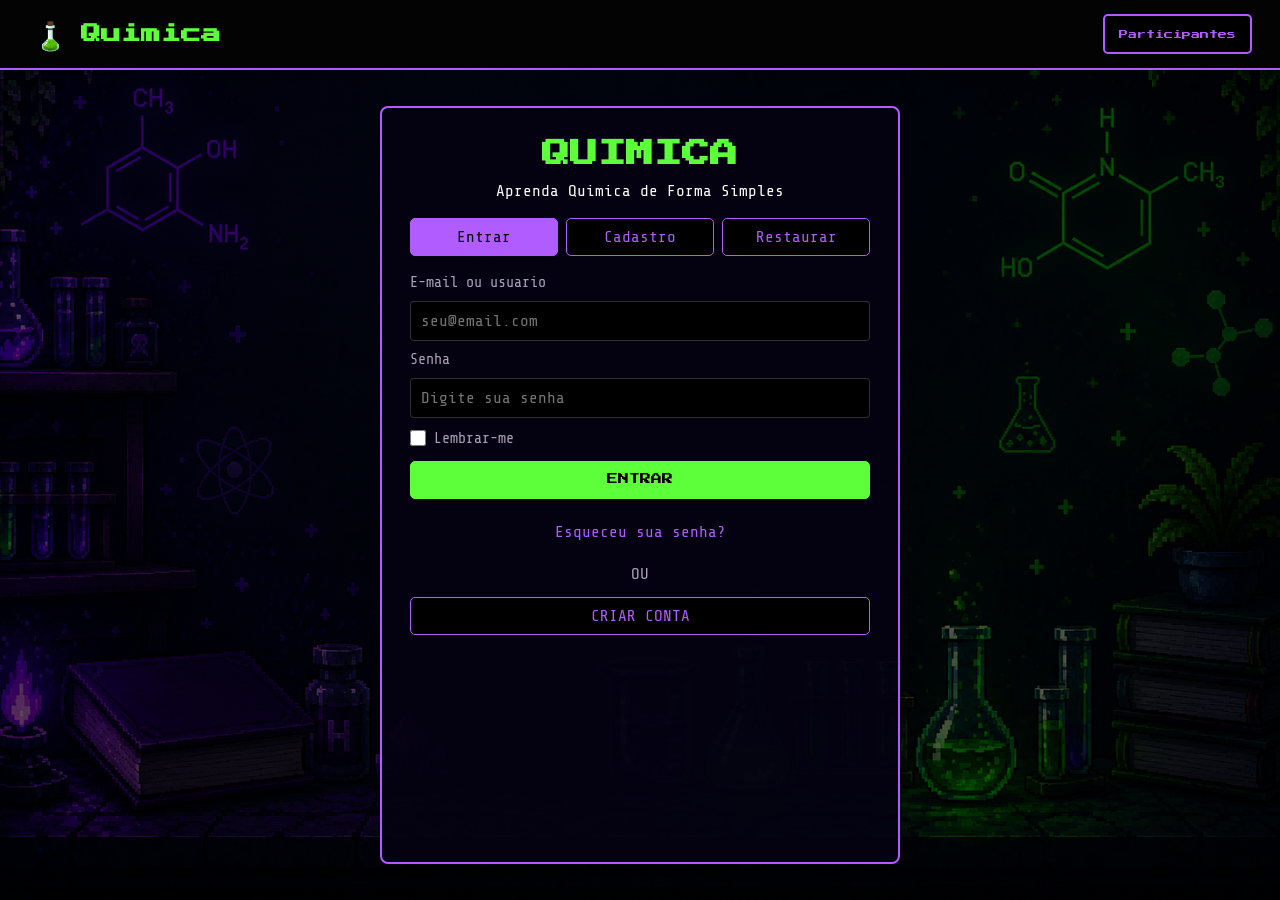
<file: index.html>
<!doctype html>
<html lang="pt-br">
    <head>
        <meta charset="UTF-8" />
        <meta name="viewport" content="width=device-width, initial-scale=1.0" />
        <link rel="stylesheet" href="style.css" />
        <title>Quimica</title>
    </head>
    <body>
        <header>
            <div class="logo-area">
                <img src="img/pocaozinhasemfundo.png" alt="Pocao de quimica" />
                <h1>Quimica</h1>
            </div>

            <nav class="nav-area">
                <button type="button">Participantes</button>
            </nav>
        </header>

        <main>
            <section class="auth-card" aria-label="Acesso ao app de quimica">
                <div class="brand-block">
                    <h2>QUIMICA</h2>
                    <p>Aprenda Quimica de Forma Simples</p>
                </div>

                <div class="tab-list" role="tablist" aria-label="Opcoes de acesso">
                    <button
                        class="tab-button active"
                        type="button"
                        data-tab-target="login"
                        role="tab"
                        aria-selected="true"
                    >
                        Entrar
                    </button>

                    <button
                        class="tab-button"
                        type="button"
                        data-tab-target="cadastro"
                        role="tab"
                        aria-selected="false"
                    >
                        Cadastro
                    </button>

                    <button
                        class="tab-button"
                        type="button"
                        data-tab-target="restaurar"
                        role="tab"
                        aria-selected="false"
                    >
                        Restaurar
                    </button>
                </div>

                <!-- Login -->
                <form class="tab-panel active" id="login" data-tab-panel>
                    <div class="input-area">
                        <label for="login-email">E-mail ou usuario</label>
                        <input
                            id="login-email"
                            name="login-email"
                            type="email"
                            placeholder="seu@email.com"
                            autocomplete="username"
                            required
                        />

                        <label for="login-password">Senha</label>
                        <input
                            id="login-password"
                            name="login-password"
                            type="password"
                            placeholder="Digite sua senha"
                            autocomplete="current-password"
                            required
                        />
                    </div>

                    <label class="check-row">
                        <input type="checkbox" name="remember" />
                        <span>Lembrar-me</span>
                    </label>

                    <button class="primary-button" type="submit">ENTRAR</button>

                    <button class="link-button" type="button" data-tab-target="restaurar">Esqueceu sua senha?</button>

                    <div class="divider">
                        <span>OU</span>
                    </div>

                    <button class="secondary-button" type="button" data-tab-target="cadastro">CRIAR CONTA</button>
                </form>

                <!-- Cadastro -->
                <form class="tab-panel" id="cadastro" data-tab-panel>
                    <div class="step-indicator" aria-label="Etapas do cadastro">
                        <span class="step-dot active" data-step-dot="1"></span>
                        <span class="step-dot" data-step-dot="2"></span>
                    </div>

                    <div class="signup-step active" data-signup-step="1">
                        <div class="input-area">
                            <label for="signup-email">E-mail</label>
                            <input
                                id="signup-email"
                                name="signup-email"
                                type="email"
                                placeholder="seu@email.com"
                                autocomplete="email"
                                required
                            />

                            <label for="signup-user">Usuario</label>
                            <input
                                id="signup-user"
                                name="signup-user"
                                type="text"
                                placeholder="Nome de usuario"
                                autocomplete="username"
                                required
                            />

                            <label for="signup-password">Senha</label>
                            <input
                                id="signup-password"
                                name="signup-password"
                                type="password"
                                placeholder="Crie uma senha"
                                autocomplete="new-password"
                                required
                            />
                        </div>

                        <button class="primary-button" type="button" data-next-step="2">CONTINUAR</button>
                    </div>

                    <div class="signup-step" data-signup-step="2">
                        <fieldset class="avatar-group">
                            <legend>Escolha seu avatar</legend>

                            <label class="avatar-option">
                                <input type="radio" name="avatar" value="neon" checked />
                                <span class="avatar-swatch avatar-neon">Q</span>
                            </label>

                            <label class="avatar-option">
                                <input type="radio" name="avatar" value="lima" />
                                <span class="avatar-swatch avatar-lima">H</span>
                            </label>

                            <label class="avatar-option">
                                <input type="radio" name="avatar" value="laser" />
                                <span class="avatar-swatch avatar-laser">O</span>
                            </label>

                            <label class="avatar-option">
                                <input type="radio" name="avatar" value="plasma" />
                                <span class="avatar-swatch avatar-plasma">N</span>
                            </label>
                        </fieldset>

                        <div class="input-grid">
                            <div class="field">
                                <label for="full-name">Nome completo</label>
                                <input
                                    id="full-name"
                                    name="full-name"
                                    type="text"
                                    placeholder="Seu nome"
                                    autocomplete="name"
                                    required
                                />
                            </div>

                            <div class="field">
                                <label for="birth-date">Nascimento</label>
                                <input id="birth-date" name="birth-date" type="date" required />
                            </div>

                            <div class="field">
                                <label for="cpf">CPF</label>
                                <input
                                    id="cpf"
                                    name="cpf"
                                    type="text"
                                    inputmode="numeric"
                                    maxlength="14"
                                    placeholder="000.000.000-00"
                                    required
                                />
                            </div>

                            <div class="field">
                                <label for="enrollment-type">Tipo de matricula</label>
                                <select id="enrollment-type" name="enrollment-type" required>
                                    <option value="">Selecione</option>
                                    <option value="aluno">Aluno</option>
                                    <option value="professor">Professor</option>
                                    <option value="monitor">Monitor</option>
                                </select>
                            </div>
                        </div>

                        <div class="button-row">
                            <button class="secondary-button compact" type="button" data-prev-step="1">VOLTAR</button>

                            <button class="primary-button compact" type="submit">FINALIZAR</button>
                        </div>
                    </div>
                </form>

                <!-- Restaurar senha -->
                <form class="tab-panel" id="restaurar" data-tab-panel>
                    <div class="input-area">
                        <label for="recover-email">E-mail cadastrado</label>
                        <input
                            id="recover-email"
                            name="recover-email"
                            type="email"
                            placeholder="seu@email.com"
                            autocomplete="email"
                            required
                        />
                    </div>

                    <button class="primary-button" type="submit">RESTAURAR SENHA</button>

                    <button class="secondary-button" type="button" data-tab-target="login">VOLTAR AO LOGIN</button>
                </form>
            </section>
        </main>

        <script src="script.js"></script>
    </body>
</html>
</file>
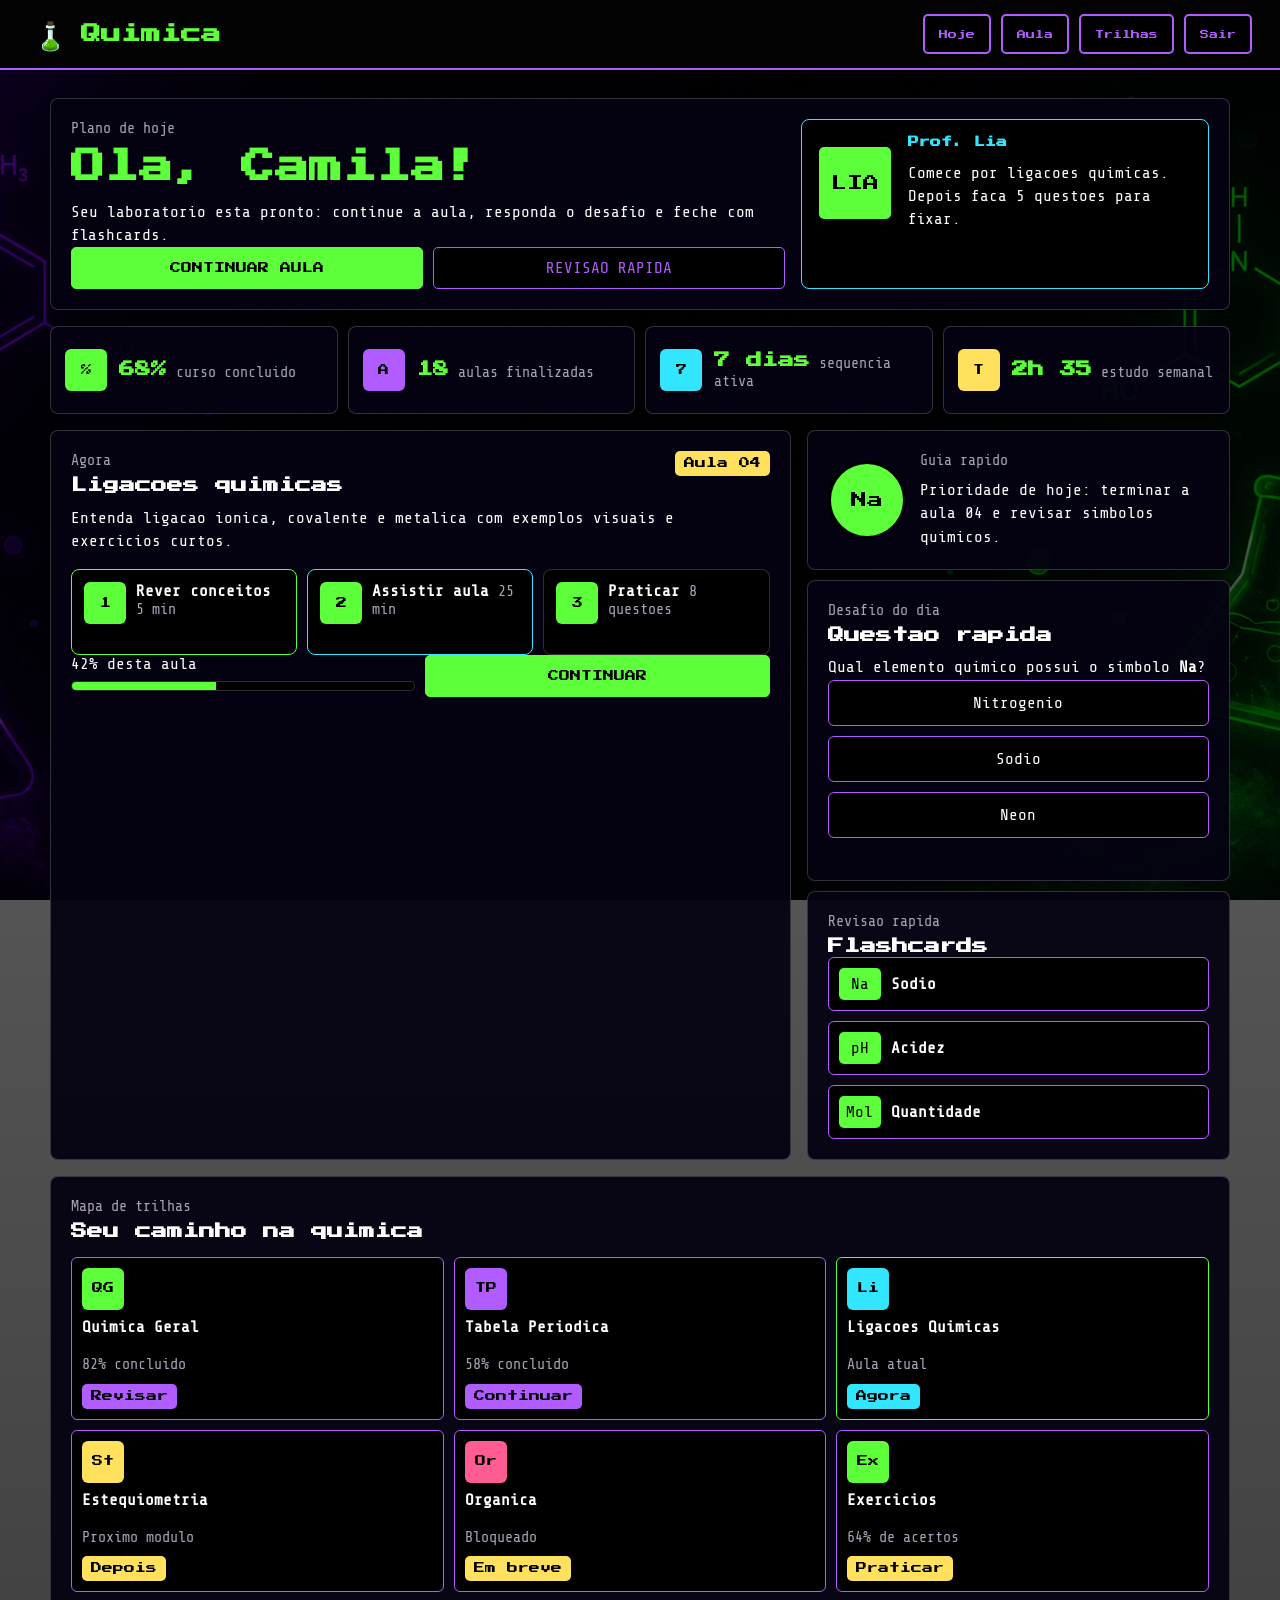
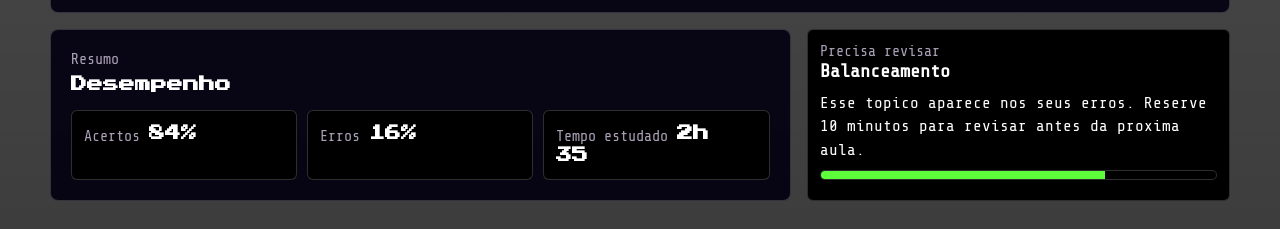
<file: dashboard.html>
<!doctype html>
<html lang="pt-br">
    <head>
        <meta charset="UTF-8" />
        <meta name="viewport" content="width=device-width, initial-scale=1.0" />
        <link rel="stylesheet" href="style.css" />
        <title>Quimica - Inicio</title>
    </head>
    <body class="dashboard-body">
        <header>
            <a class="logo-area logo-link" href="dashboard.html" aria-label="Inicio da plataforma Quimica">
                <img src="img/pocaozinhasemfundo.png" alt="Pocao de quimica" />
                <h1>Quimica</h1>
            </a>
            <nav class="nav-area dashboard-nav" aria-label="Navegacao principal">
                <a href="#hoje">Hoje</a>
                <a href="#continuar">Aula</a>
                <a href="#trilhas">Trilhas</a>
                <a href="index.html">Sair</a>
            </nav>
        </header>
        <main class="dashboard-main">
            <div class="dashboard-shell">
                <section class="command-center" id="hoje" aria-labelledby="dashboard-title">
                    <div class="student-hero">
                        <span class="eyebrow">Plano de hoje</span>
                        <h2 id="dashboard-title">Ola, Camila!</h2>
                        <p>Seu laboratorio esta pronto: continue a aula, responda o desafio e feche com flashcards.</p>
                        <div class="hero-actions">
                            <a class="primary-button action-link" href="#continuar">CONTINUAR AULA</a>
                            <a class="secondary-button action-link" href="#revisao">REVISAO RAPIDA</a>
                        </div>
                    </div>
                    <aside class="mentor-card" aria-label="Mentora de estudos">
                        <div class="mentor-scene">
                            <div class="pixel-mentor" aria-hidden="true">
                                <span class="mentor-face"></span>
                                <span class="mentor-goggles"></span>
                                <span class="mentor-coat"></span>
                                <span class="mentor-beaker"></span>
                            </div>
                            <div class="mentor-message">
                                <strong>Prof. Lia</strong>
                                <p>Comece por ligacoes quimicas. Depois faca 5 questoes para fixar.</p>
                            </div>
                        </div>
                    </aside>
                </section>
                <section class="progress-strip" aria-label="Resumo do progresso">
                    <article class="progress-tile accent-green">
                        <span class="tile-icon">%</span>
                        <div>
                            <strong>68%</strong>
                            <span>curso concluido</span>
                        </div>
                    </article>
                    <article class="progress-tile accent-purple">
                        <span class="tile-icon">A</span>
                        <div>
                            <strong>18</strong>
                            <span>aulas finalizadas</span>
                        </div>
                    </article>
                    <article class="progress-tile accent-cyan">
                        <span class="tile-icon">7</span>
                        <div>
                            <strong>7 dias</strong>
                            <span>sequencia ativa</span>
                        </div>
                    </article>
                    <article class="progress-tile accent-amber">
                        <span class="tile-icon">T</span>
                        <div>
                            <strong>2h 35</strong>
                            <span>estudo semanal</span>
                        </div>
                    </article>
                </section>
                <section class="study-layout">
                    <article class="study-card lesson-focus" id="continuar">
                        <div class="section-heading">
                            <div>
                                <span class="section-kicker">Agora</span>
                                <h3>Ligacoes quimicas</h3>
                            </div>
                            <span class="lesson-badge">Aula 04</span>
                        </div>
                        <p class="lesson-description">
                            Entenda ligacao ionica, covalente e metalica com exemplos visuais e exercicios curtos.
                        </p>
                        <div class="lesson-steps" aria-label="Roteiro da aula">
                            <div class="lesson-step done">
                                <span>1</span>
                                <div>
                                    <strong>Rever conceitos</strong>
                                    <small>5 min</small>
                                </div>
                            </div>
                            <div class="lesson-step active">
                                <span>2</span>
                                <div>
                                    <strong>Assistir aula</strong>
                                    <small>25 min</small>
                                </div>
                            </div>
                            <div class="lesson-step">
                                <span>3</span>
                                <div>
                                    <strong>Praticar</strong>
                                    <small>8 questoes</small>
                                </div>
                            </div>
                        </div>
                        <div class="focus-footer">
                            <div class="focus-progress">
                                <span>42% desta aula</span>
                                <div class="progress-line" aria-label="Progresso da aula">
                                    <span style="width: 42%"></span>
                                </div>
                            </div>
                            <a class="primary-button action-link wide-action" href="#trilhas">CONTINUAR</a>
                        </div>
                    </article>
                    <aside class="assistant-column" aria-label="Atividades rapidas">
                        <section class="study-card atom-card">
                            <div class="atom-buddy" aria-hidden="true">
                                <span></span>
                            </div>
                            <div>
                                <span class="section-kicker">Guia rapido</span>
                                <p>Prioridade de hoje: terminar a aula 04 e revisar simbolos quimicos.</p>
                            </div>
                        </section>
                        <section class="study-card challenge-card" aria-labelledby="desafio-title">
                            <div class="section-heading compact-heading">
                                <div>
                                    <span class="section-kicker">Desafio do dia</span>
                                    <h3 id="desafio-title">Questao rapida</h3>
                                </div>
                            </div>
                            <p class="challenge-question">
                                Qual elemento quimico possui o simbolo <strong>Na</strong>?
                            </p>
                            <div class="answer-list" aria-label="Alternativas do desafio">
                                <button class="answer-button" type="button" data-answer="wrong">Nitrogenio</button>
                                <button class="answer-button" type="button" data-answer="correct">Sodio</button>
                                <button class="answer-button" type="button" data-answer="wrong">Neon</button>
                            </div>
                            <p class="challenge-result" data-challenge-result aria-live="polite"></p>
                        </section>
                        <section class="study-card" id="revisao">
                            <div class="section-heading compact-heading">
                                <div>
                                    <span class="section-kicker">Revisao rapida</span>
                                    <h3>Flashcards</h3>
                                </div>
                            </div>
                            <div class="review-list">
                                <button class="review-row" type="button">
                                    <span>Na</span>
                                    <strong>Sodio</strong>
                                </button>
                                <button class="review-row" type="button">
                                    <span>pH</span>
                                    <strong>Acidez</strong>
                                </button>
                                <button class="review-row" type="button">
                                    <span>Mol</span>
                                    <strong>Quantidade</strong>
                                </button>
                            </div>
                        </section>
                    </aside>
                </section>
                <section class="path-board study-card" id="trilhas" aria-labelledby="trilhas-title">
                    <div class="section-heading">
                        <div>
                            <span class="section-kicker">Mapa de trilhas</span>
                            <h3 id="trilhas-title">Seu caminho na quimica</h3>
                        </div>
                    </div>
                    <div class="path-grid">
                        <button class="path-node done" type="button" data-path-node>
                            <span class="node-mascot">QG</span>
                            <strong>Quimica Geral</strong>
                            <small>82% concluido</small>
                            <span class="node-status">Revisar</span>
                        </button>
                        <button class="path-node done" type="button" data-path-node>
                            <span class="node-mascot purple-node">TP</span>
                            <strong>Tabela Periodica</strong>
                            <small>58% concluido</small>
                            <span class="node-status">Continuar</span>
                        </button>
                        <button class="path-node active" type="button" data-path-node>
                            <span class="node-mascot cyan-node">Li</span>
                            <strong>Ligacoes Quimicas</strong>
                            <small>Aula atual</small>
                            <span class="node-status">Agora</span>
                        </button>
                        <button class="path-node" type="button" data-path-node>
                            <span class="node-mascot amber-node">St</span>
                            <strong>Estequiometria</strong>
                            <small>Proximo modulo</small>
                            <span class="node-status">Depois</span>
                        </button>
                        <button class="path-node" type="button" data-path-node>
                            <span class="node-mascot pink-node">Or</span>
                            <strong>Organica</strong>
                            <small>Bloqueado</small>
                            <span class="node-status">Em breve</span>
                        </button>
                        <button class="path-node" type="button" data-path-node>
                            <span class="node-mascot">Ex</span>
                            <strong>Exercicios</strong>
                            <small>64% de acertos</small>
                            <span class="node-status">Praticar</span>
                        </button>
                    </div>
                </section>
                <section class="performance-board" id="desempenho" aria-labelledby="desempenho-title">
                    <article class="study-card performance-wide">
                        <div class="section-heading">
                            <div>
                                <span class="section-kicker">Resumo</span>
                                <h3 id="desempenho-title">Desempenho</h3>
                            </div>
                        </div>
                        <div class="performance-grid">
                            <div>
                                <span>Acertos</span>
                                <strong>84%</strong>
                            </div>
                            <div>
                                <span>Erros</span>
                                <strong>16%</strong>
                            </div>
                            <div>
                                <span>Tempo estudado</span>
                                <strong>2h 35</strong>
                            </div>
                        </div>
                    </article>
                    <article class="study-card topic-help">
                        <span class="section-kicker">Precisa revisar</span>
                        <h3>Balanceamento</h3>
                        <p>
                            Esse topico aparece nos seus erros. Reserve 10 minutos para revisar antes da proxima aula.
                        </p>
                        <div class="mini-progress danger"><span style="width: 72%"></span></div>
                    </article>
                </section>
            </div>
        </main>
        <script src="script.js"></script>
    </body>
</html>
</file>
<file: style.css>
@font-face {
	font-family: "PressStart2P";
	src: url("./fontes/PressStart2P-Regular.ttf") format("truetype")
}

@font-face {
	font-family: "ShareTechMono";
	src: url("./fontes/ShareTechMono-Regular.ttf") format("truetype")
}

:root {
	--box: rgba(5, 3, 18, .94);
	--green: #5dff3a;
	--green-dark: #48c72f;
	--purple: #b15cff;
	--cyan: #32e6ff;
	--amber: #ffe15d;
	--pink: #ff5c93;
	--text: #fff;
	--muted: #aaa1b7;
	--line: rgba(255, 255, 255, .18)
}

* {
	box-sizing: border-box;
	margin: 0;
	padding: 0
}

html {
	overflow-x: hidden
}

body {
	min-height: 100vh;
	overflow-x: hidden;
	color: var(--text);
	font-family: "ShareTechMono", monospace;
	background: linear-gradient(rgba(0, 0, 0, .55), rgba(0, 0, 0, .68)), url("img/esse-aquitcc.png") center/cover fixed
}

button,
input,
select {
	font: inherit
}

button {
	cursor: pointer
}

a {
	color: inherit;
	text-decoration: none
}

img {
	max-width: 100%
}

header {
	min-height: 70px;
	padding: 12px 28px;
	display: flex;
	align-items: center;
	justify-content: space-between;
	gap: 16px;
	background: #030303;
	border-bottom: 2px solid var(--purple)
}

.logo-area {
	display: flex;
	align-items: center;
	gap: 9px
}

.logo-area img {
	width: 44px;
	height: 40px;
	object-fit: contain
}

.logo-area h1,
.brand-block h2,
.section-heading h3,
.student-hero h2,
.progress-tile strong,
.performance-grid strong {
	font-family: "PressStart2P", cursive;
	line-height: 1.35
}

.logo-area h1,
.brand-block h2,
.student-hero h2,
.progress-tile strong {
	color: var(--green)
}

.logo-area h1 {
	font-size: 20px
}

.nav-area {
	display: flex;
	gap: 10px
}

.nav-area button,
.dashboard-nav a {
	min-height: 40px;
	padding: 10px 14px;
	display: grid;
	place-items: center;
	color: var(--purple);
	background: #000;
	border: 2px solid var(--purple);
	border-radius: 5px;
	font-family: "PressStart2P", cursive;
	font-size: 9px
}

.nav-area button:hover,
.dashboard-nav a:hover,
.tab-button:hover,
.tab-button.active,
.secondary-button:hover,
.link-button:hover,
.answer-button:hover,
.answer-button.active {
	color: #000;
	background: var(--purple)
}

main {
	min-height: calc(100vh - 70px);
	padding: 36px 18px;
	display: flex;
	justify-content: center
}

.auth-card,
.study-card,
.command-center,
.progress-tile,
.path-node {
	background: var(--box);
	border: 1px solid var(--line);
	border-radius: 8px
}

.auth-card {
	width: min(100%, 520px);
	padding: 28px;
	text-align: center;
	border: 2px solid var(--purple)
}

.brand-block h2 {
	margin-bottom: 8px;
	font-size: 28px
}

.brand-block p {
	margin-bottom: 18px
}

.tab-list {
	margin-bottom: 18px;
	display: grid;
	grid-template-columns: repeat(3, 1fr);
	gap: 8px
}

.tab-button,
.primary-button,
.secondary-button,
.link-button {
	width: 100%;
	min-height: 38px;
	border-radius: 5px
}

.tab-button {
	color: var(--purple);
	background: #000;
	border: 1px solid var(--purple)
}

.tab-panel,
.signup-step {
	display: none
}

.tab-panel.active,
.signup-step.active {
	display: block
}

.input-area,
.input-grid,
.field,
.review-list,
.answer-list,
.assistant-column {
	display: grid;
	gap: 10px
}

.input-area,
.field {
	text-align: left
}

.input-grid {
	grid-template-columns: repeat(2, 1fr)
}

label,
legend,
.section-kicker,
.eyebrow,
.performance-grid span,
.path-node small,
.progress-tile span:last-child,
.lesson-step small {
	color: var(--muted);
	font-size: 15px
}

input,
select {
	width: 100%;
	min-height: 40px;
	padding: 0 10px;
	color: var(--text);
	background: #000;
	border: 1px solid var(--line);
	border-radius: 4px;
	outline: 0
}

input:focus,
select:focus {
	border-color: var(--green)
}

option {
	background: #000
}

.check-row {
	margin-top: 12px;
	display: flex;
	align-items: center;
	gap: 8px
}

.check-row input {
	width: 16px;
	min-height: 16px;
	accent-color: var(--green)
}

.primary-button,
.secondary-button,
.link-button,
.action-link {
	margin-top: 14px;
	display: grid;
	place-items: center
}

.primary-button {
	color: #000;
	background: var(--green);
	border: 1px solid var(--green);
	font-family: "PressStart2P", cursive;
	font-size: 11px
}

.primary-button:hover {
	background: var(--green-dark)
}

.secondary-button {
	color: var(--purple);
	background: #000;
	border: 1px solid var(--purple)
}

.link-button {
	color: var(--purple);
	background: transparent;
	border: 0
}

.divider {
	margin: 14px 0 4px;
	color: var(--muted)
}

.step-indicator,
.button-row,
.avatar-group {
	display: grid;
	gap: 10px
}

.step-indicator {
	grid-template-columns: repeat(2, 36px);
	justify-content: center;
	margin-bottom: 16px
}

.step-dot {
	height: 6px;
	border-radius: 20px;
	background: #34234a
}

.step-dot.active {
	background: var(--green)
}

.avatar-group {
	grid-template-columns: repeat(4, 1fr);
	margin-bottom: 16px;
	border: 0;
	text-align: left
}

.avatar-group legend {
	grid-column: 1/-1
}

.avatar-option input {
	position: absolute;
	opacity: 0
}

.avatar-swatch {
	min-height: 58px;
	display: grid;
	place-items: center;
	color: #000;
	background: var(--green);
	border: 2px solid transparent;
	border-radius: 7px;
	font-family: "PressStart2P", cursive
}

.avatar-lima {
	background: var(--amber)
}

.avatar-laser {
	background: var(--purple)
}

.avatar-plasma {
	background: var(--pink)
}

.avatar-option input:checked+.avatar-swatch {
	border-color: #fff
}

.button-row {
	grid-template-columns: 1fr 1fr;
	margin-top: 16px
}

.button-row .compact {
	margin-top: 0
}

.dashboard-body {
	background-image: linear-gradient(rgba(0, 0, 0, .58), rgba(0, 0, 0, .76)), url("img/fundo-quimico-do-tcc.png")
}

.dashboard-main {
	padding: 28px 18px
}

.dashboard-shell {
	width: min(100%, 1180px);
	display: grid;
	gap: 16px
}

.command-center,
.study-layout,
.performance-board {
	display: grid;
	grid-template-columns: 1.4fr .8fr;
	gap: 16px
}

.command-center,
.study-card {
	padding: 20px
}

.student-hero h2 {
	margin-top: 8px;
	font-size: 34px
}

.student-hero p,
.lesson-description,
.challenge-question,
.topic-help p,
.atom-card p,
.mentor-message p,
.path-node small {
	margin-top: 10px;
	line-height: 1.45
}

.hero-actions,
.focus-footer,
.lesson-steps,
.progress-strip,
.performance-grid {
	display: grid;
	grid-template-columns: repeat(2, 1fr);
	gap: 10px
}

.progress-strip {
	grid-template-columns: repeat(4, 1fr)
}

.action-link {
	margin-top: 0;
	min-height: 42px;
	text-align: center
}

.mentor-card {
	padding: 14px;
	background: #000;
	border: 1px solid var(--cyan);
	border-radius: 8px
}

.mentor-scene,
.atom-card {
	display: flex;
	align-items: center;
	gap: 14px
}

.pixel-mentor,
.atom-buddy {
	width: 78px;
	height: 78px;
	flex: 0 0 78px;
	display: grid;
	place-items: center;
	color: #000;
	background: var(--green);
	border: 3px solid #000;
	border-radius: 8px;
	font-family: "PressStart2P", cursive
}

.pixel-mentor::before {
	content: "LIA"
}

.atom-buddy {
	border-radius: 50%
}

.atom-buddy::before {
	content: "Na"
}

.pixel-mentor span,
.atom-buddy span {
	display: none
}

.mentor-message strong,
.lesson-badge,
.tile-icon,
.node-status {
	font-family: "PressStart2P", cursive;
	font-size: 11px
}

.mentor-message strong {
	color: var(--cyan)
}

.progress-tile {
	min-height: 88px;
	padding: 14px;
	display: flex;
	align-items: center;
	gap: 12px
}

.tile-icon,
.lesson-step>span,
.node-mascot {
	width: 42px;
	height: 42px;
	flex: 0 0 42px;
	display: grid;
	place-items: center;
	color: #000;
	background: var(--green);
	border-radius: 6px;
	font-family: "PressStart2P", cursive;
	font-size: 11px
}

.accent-purple .tile-icon,
.purple-node,
.path-node.done .node-status {
	background: var(--purple)
}

.accent-cyan .tile-icon,
.cyan-node,
.path-node.active .node-status {
	background: var(--cyan)
}

.accent-amber .tile-icon,
.amber-node {
	background: var(--amber)
}

.pink-node {
	background: var(--pink)
}

.section-heading {
	display: flex;
	justify-content: space-between;
	gap: 12px
}

.section-heading h3 {
	margin-top: 6px;
	color: #fff;
	font-size: 16px
}

.lesson-badge,
.node-status {
	padding: 7px 9px;
	align-self: start;
	color: #000;
	background: var(--amber);
	border-radius: 5px
}

.lesson-steps {
	grid-template-columns: repeat(3, 1fr);
	margin-top: 16px
}

.lesson-step {
	min-height: 86px;
	padding: 12px;
	display: flex;
	gap: 10px;
	background: #000;
	border: 1px solid var(--line);
	border-radius: 8px
}

.lesson-step.done {
	border-color: var(--green)
}

.lesson-step.active {
	border-color: var(--cyan)
}

.progress-line,
.mini-progress {
	height: 10px;
	margin-top: 8px;
	overflow: hidden;
	background: #000;
	border: 1px solid var(--line);
	border-radius: 20px
}

.progress-line span,
.mini-progress span {
	height: 100%;
	display: block;
	background: var(--green)
}

.answer-button,
.review-row,
.path-node {
	width: 100%;
	min-height: 46px;
	padding: 10px;
	color: #fff;
	background: #000;
	border: 1px solid var(--purple);
	border-radius: 6px
}

.answer-button.correct {
	color: #000;
	background: var(--green);
	border-color: var(--green)
}

.answer-button.wrong {
	color: #000;
	background: var(--pink);
	border-color: var(--pink)
}

.challenge-result {
	min-height: 22px;
	color: var(--green)
}

.review-row {
	display: flex;
	align-items: center;
	gap: 10px
}

.review-row span {
	min-width: 42px;
	padding: 7px;
	color: #000;
	background: var(--green);
	border-radius: 5px;
	text-align: center
}

.path-grid {
	margin-top: 14px;
	display: grid;
	grid-template-columns: repeat(3, 1fr);
	gap: 10px
}

.path-node {
	min-height: 160px;
	display: grid;
	gap: 8px;
	justify-items: start;
	text-align: left
}

.path-node.active {
	border-color: var(--green)
}

.node-status {
	margin-top: auto
}

.performance-wide .performance-grid {
	grid-template-columns: repeat(3, 1fr);
	margin-top: 14px
}

.performance-grid div,
.topic-help {
	padding: 12px;
	background: #000;
	border: 1px solid var(--line);
	border-radius: 6px
}

@media(max-width:900px) {
	.progress-strip {
		grid-template-columns: repeat(2, 1fr)
	}

	.path-grid {
		grid-template-columns: repeat(2, 1fr)
	}
}

@media(max-width:620px) {

	header,
	.nav-area,
	.dashboard-nav {
		flex-wrap: wrap;
		justify-content: center
	}

	header {
		padding-inline: 14px
	}

	main,
	.dashboard-main {
		padding: 18px 10px
	}

	.auth-card,
	.study-card,
	.command-center {
		padding: 16px
	}

	.command-center,
	.study-layout,
	.performance-board,
	.progress-strip,
	.hero-actions,
	.focus-footer,
	.lesson-steps,
	.performance-grid,
	.performance-wide .performance-grid,
	.input-grid,
	.button-row,
	.path-grid {
		grid-template-columns: 1fr
	}

	.student-hero h2,
	.brand-block h2 {
		font-size: 24px
	}

	.tab-button {
		font-size: 13px
	}

	.avatar-group {
		grid-template-columns: repeat(2, 1fr)
	}
}

@media(max-width:380px) {
	.logo-area h1 {
		font-size: 16px
	}

	.nav-area button,
	.dashboard-nav a {
		padding: 9px;
		font-size: 8px
	}

	.auth-card {
		padding: 14px
	}

	.tab-button {
		font-size: 12px
	}
}
</file>
